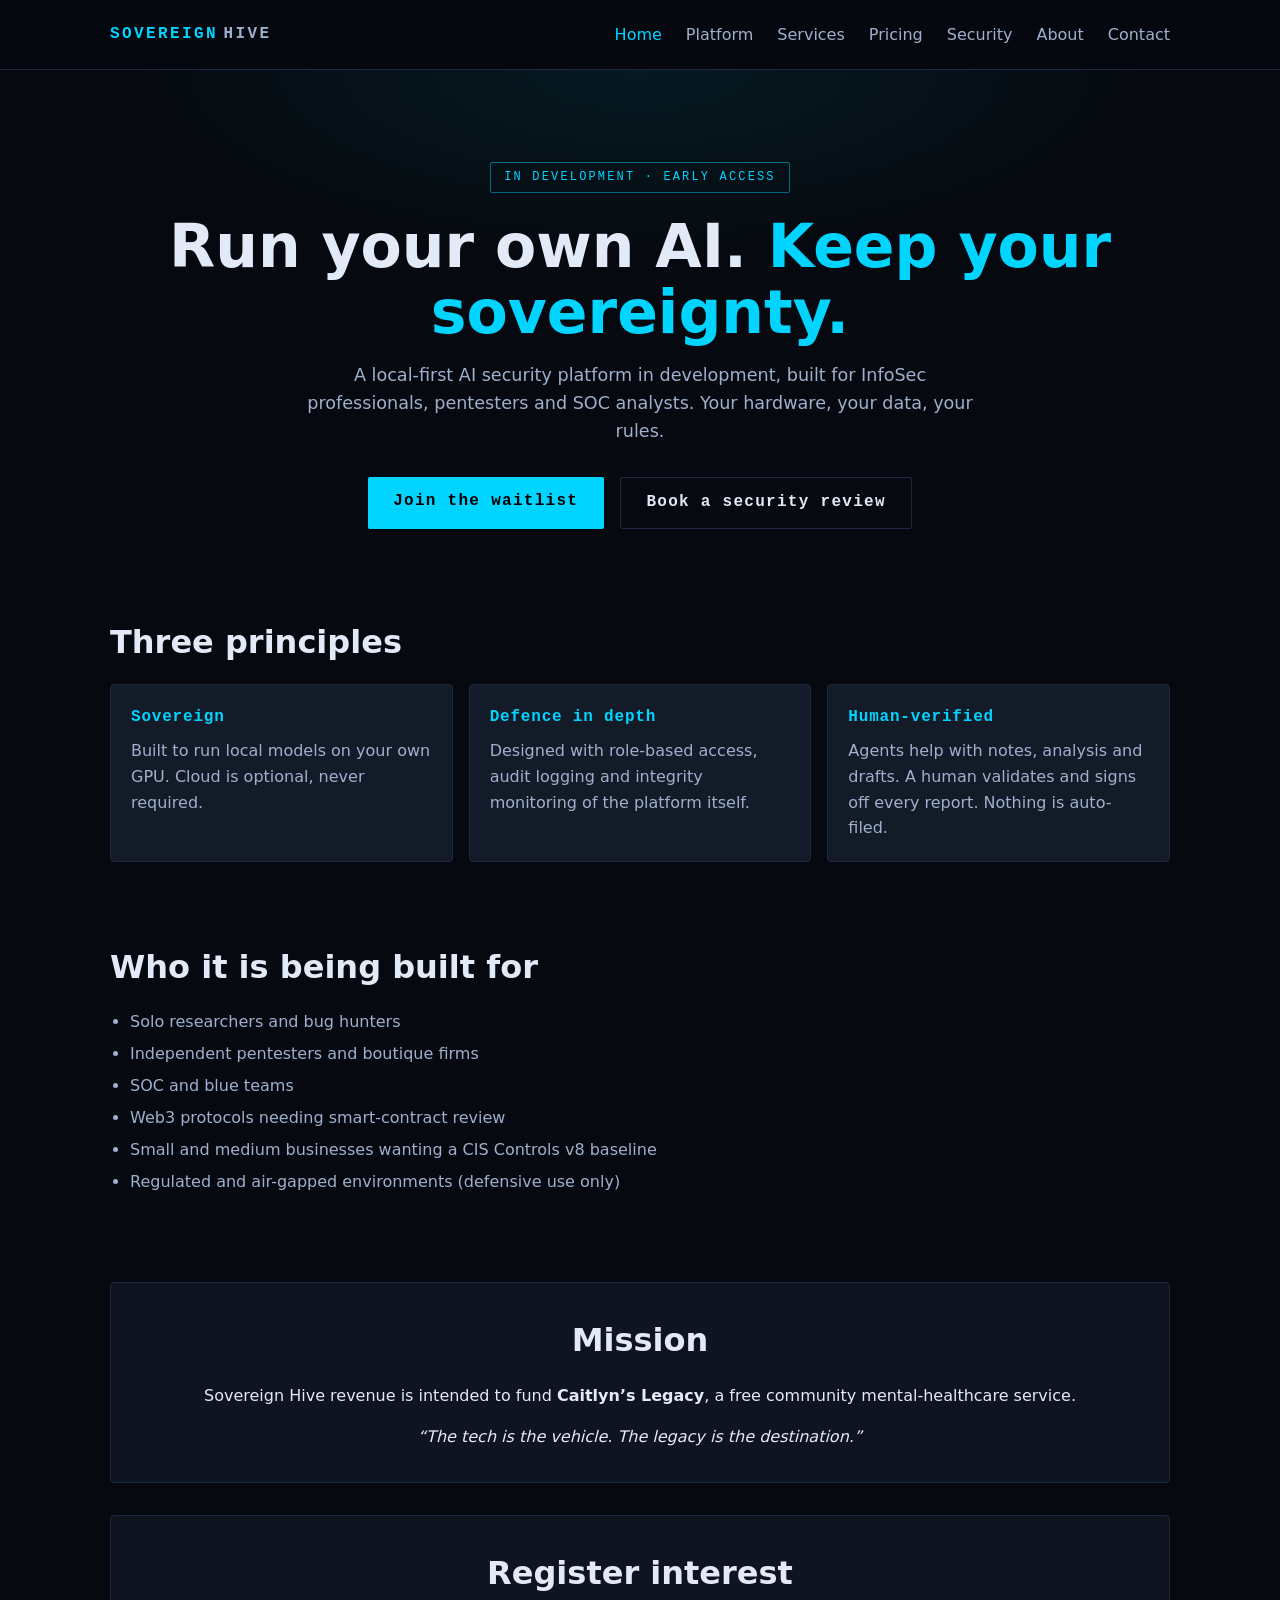
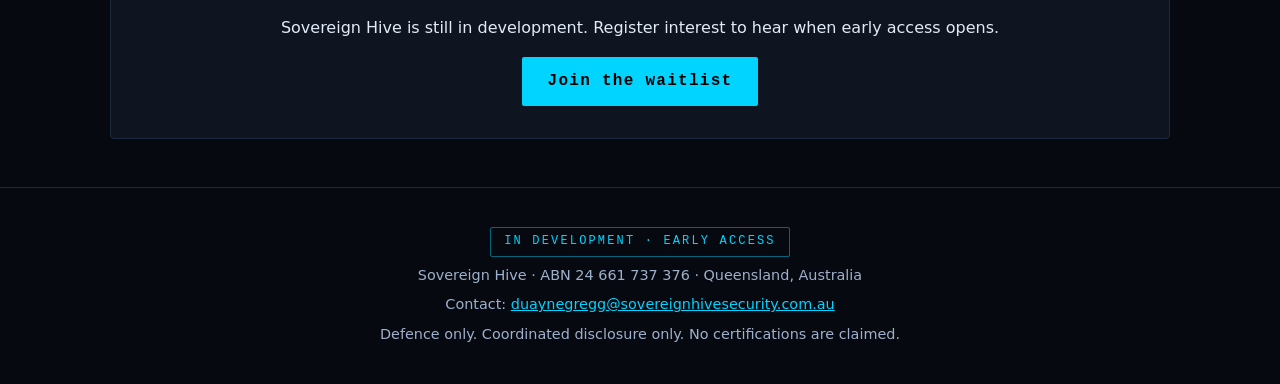
<file: index.html>
<!DOCTYPE html>
<html lang="en-AU">
<head>
<meta charset="utf-8">
<meta name="viewport" content="width=device-width, initial-scale=1">
<title>Local-first AI security platform | Sovereign Hive</title>
<meta name="description" content="Sovereign Hive is a local-first AI security platform in development, built for InfoSec professionals, pentesters and SOC analysts.">
<link rel="canonical" href="https://sovereignhivesecurity.com.au/">
<link rel="icon" href="/favicon.svg" type="image/svg+xml">
<link rel="stylesheet" href="/styles.css">
<meta name="theme-color" content="#060a10">
</head>
<body>
<a class="skip" href="#main">Skip to content</a>
<header class="site-header">
<nav aria-label="Primary">
<a class="brand" href="/">SOVEREIGN<span>HIVE</span></a>
<button class="menu-btn" type="button" aria-expanded="false" aria-controls="nav-list">Menu</button>
<ul id="nav-list" class="nav-list"><li><a href="/" aria-current="page">Home</a></li><li><a href="/platform.html">Platform</a></li><li><a href="/services.html">Services</a></li><li><a href="/pricing.html">Pricing</a></li><li><a href="/security.html">Security</a></li><li><a href="/about.html">About</a></li><li><a href="/contact.html">Contact</a></li></ul>
</nav>
</header>
<main id="main">

<section class="hero">
<p class="badge">In development &middot; early access</p>
<h1>Run your own AI. <span class="accent">Keep your sovereignty.</span></h1>
<p class="sub">A local-first AI security platform in development, built for InfoSec professionals, pentesters and SOC analysts. Your hardware, your data, your rules.</p>
<div class="actions"><a class="btn" href="/contact.html#waitlist">Join the waitlist</a><a class="btn ghost" href="/services.html">Book a security review</a></div>
</section>
<section><h2>Three principles</h2>
<div class="grid">
<article class="card"><h3>Sovereign</h3><p>Built to run local models on your own GPU. Cloud is optional, never required.</p></article>
<article class="card"><h3>Defence in depth</h3><p>Designed with role-based access, audit logging and integrity monitoring of the platform itself.</p></article>
<article class="card"><h3>Human-verified</h3><p>Agents help with notes, analysis and drafts. A human validates and signs off every report. Nothing is auto-filed.</p></article>
</div></section>
<section><h2>Who it is being built for</h2>
<ul class="list">
<li>Solo researchers and bug hunters</li><li>Independent pentesters and boutique firms</li><li>SOC and blue teams</li><li>Web3 protocols needing smart-contract review</li><li>Small and medium businesses wanting a CIS Controls v8 baseline</li><li>Regulated and air-gapped environments (defensive use only)</li>
</ul></section>
<section class="mission"><h2>Mission</h2><p>Sovereign Hive revenue is intended to fund <strong>Caitlyn&rsquo;s Legacy</strong>, a free community mental-healthcare service.</p><blockquote>&ldquo;The tech is the vehicle. The legacy is the destination.&rdquo;</blockquote></section>
<section class="cta"><h2>Register interest</h2><p>Sovereign Hive is still in development. Register interest to hear when early access opens.</p><a class="btn" href="/contact.html#waitlist">Join the waitlist</a></section>
</main>
<footer class="site-footer">
<p><span class="badge">In development &middot; early access</span></p>
<p>Sovereign Hive &middot; ABN 24 661 737 376 &middot; Queensland, Australia</p>
<p>Contact: <a href="mailto:duaynegregg@sovereignhivesecurity.com.au">duaynegregg@sovereignhivesecurity.com.au</a></p>
<p>Defence only. Coordinated disclosure only. No certifications are claimed.</p>
</footer>
<script src="/site.js" defer></script>
</body>
</html>
</file>
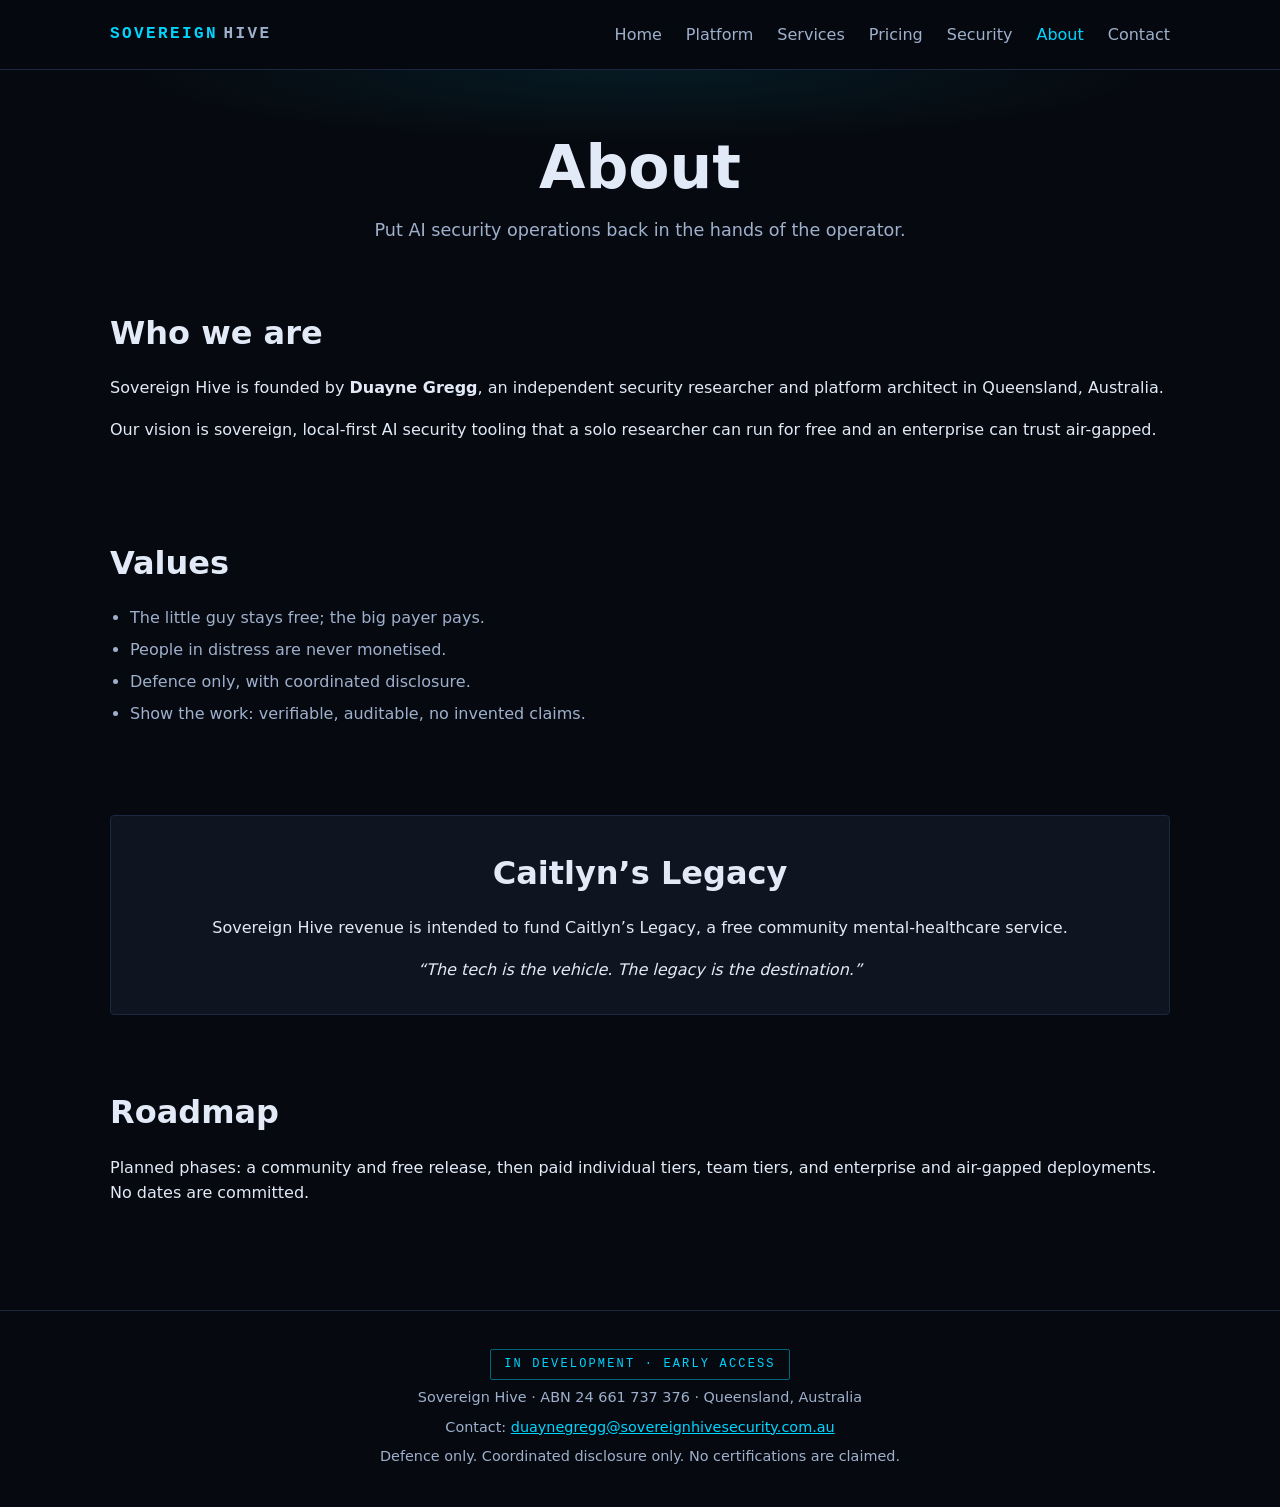
<file: about.html>
<!DOCTYPE html>
<html lang="en-AU">
<head>
<meta charset="utf-8">
<meta name="viewport" content="width=device-width, initial-scale=1">
<title>About | Sovereign Hive</title>
<meta name="description" content="About Sovereign Hive: an Australian, local-first AI security company and its mission.">
<link rel="canonical" href="https://sovereignhivesecurity.com.au/about.html">
<link rel="icon" href="/favicon.svg" type="image/svg+xml">
<link rel="stylesheet" href="/styles.css">
<meta name="theme-color" content="#060a10">
</head>
<body>
<a class="skip" href="#main">Skip to content</a>
<header class="site-header">
<nav aria-label="Primary">
<a class="brand" href="/">SOVEREIGN<span>HIVE</span></a>
<button class="menu-btn" type="button" aria-expanded="false" aria-controls="nav-list">Menu</button>
<ul id="nav-list" class="nav-list"><li><a href="/">Home</a></li><li><a href="/platform.html">Platform</a></li><li><a href="/services.html">Services</a></li><li><a href="/pricing.html">Pricing</a></li><li><a href="/security.html">Security</a></li><li><a href="/about.html" aria-current="page">About</a></li><li><a href="/contact.html">Contact</a></li></ul>
</nav>
</header>
<main id="main">

<section class="hero small"><h1>About</h1><p class="sub">Put AI security operations back in the hands of the operator.</p></section>
<section><h2>Who we are</h2><p>Sovereign Hive is founded by <strong>Duayne Gregg</strong>, an independent security researcher and platform architect in Queensland, Australia.</p>
<p>Our vision is sovereign, local-first AI security tooling that a solo researcher can run for free and an enterprise can trust air-gapped.</p></section>
<section><h2>Values</h2><ul class="list"><li>The little guy stays free; the big payer pays.</li><li>People in distress are never monetised.</li><li>Defence only, with coordinated disclosure.</li><li>Show the work: verifiable, auditable, no invented claims.</li></ul></section>
<section class="mission"><h2>Caitlyn&rsquo;s Legacy</h2><p>Sovereign Hive revenue is intended to fund Caitlyn&rsquo;s Legacy, a free community mental-healthcare service.</p><blockquote>&ldquo;The tech is the vehicle. The legacy is the destination.&rdquo;</blockquote></section>
<section><h2>Roadmap</h2><p>Planned phases: a community and free release, then paid individual tiers, team tiers, and enterprise and air-gapped deployments. No dates are committed.</p></section>
</main>
<footer class="site-footer">
<p><span class="badge">In development &middot; early access</span></p>
<p>Sovereign Hive &middot; ABN 24 661 737 376 &middot; Queensland, Australia</p>
<p>Contact: <a href="mailto:duaynegregg@sovereignhivesecurity.com.au">duaynegregg@sovereignhivesecurity.com.au</a></p>
<p>Defence only. Coordinated disclosure only. No certifications are claimed.</p>
</footer>
<script src="/site.js" defer></script>
</body>
</html>
</file>
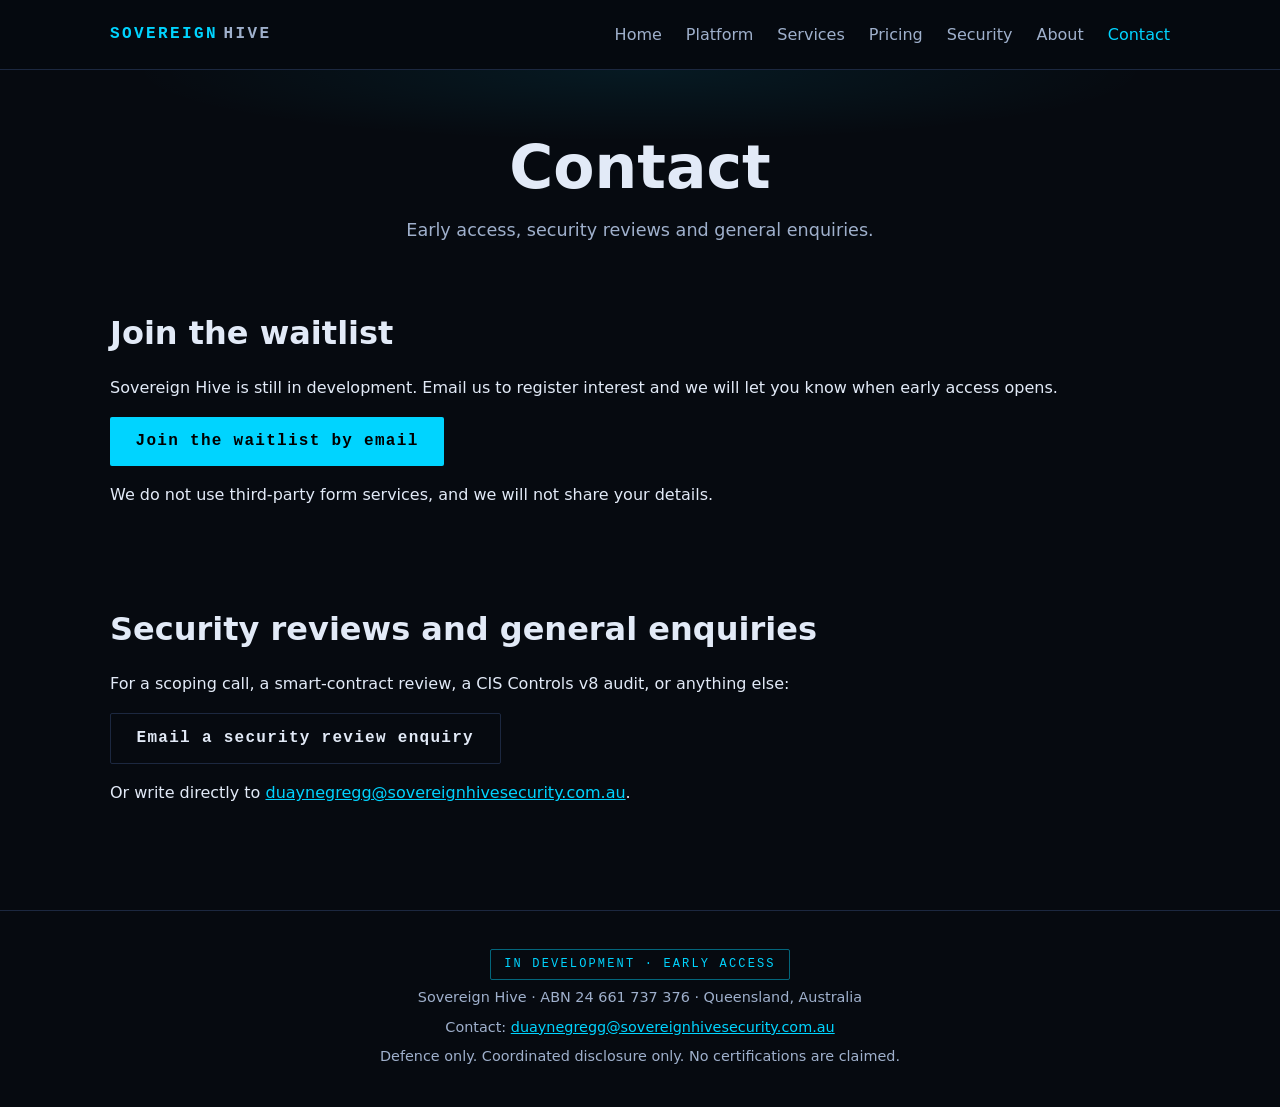
<file: contact.html>
<!DOCTYPE html>
<html lang="en-AU">
<head>
<meta charset="utf-8">
<meta name="viewport" content="width=device-width, initial-scale=1">
<title>Contact | Sovereign Hive</title>
<meta name="description" content="Contact Sovereign Hive and register interest in early access.">
<link rel="canonical" href="https://sovereignhivesecurity.com.au/contact.html">
<link rel="icon" href="/favicon.svg" type="image/svg+xml">
<link rel="stylesheet" href="/styles.css">
<meta name="theme-color" content="#060a10">
</head>
<body>
<a class="skip" href="#main">Skip to content</a>
<header class="site-header">
<nav aria-label="Primary">
<a class="brand" href="/">SOVEREIGN<span>HIVE</span></a>
<button class="menu-btn" type="button" aria-expanded="false" aria-controls="nav-list">Menu</button>
<ul id="nav-list" class="nav-list"><li><a href="/">Home</a></li><li><a href="/platform.html">Platform</a></li><li><a href="/services.html">Services</a></li><li><a href="/pricing.html">Pricing</a></li><li><a href="/security.html">Security</a></li><li><a href="/about.html">About</a></li><li><a href="/contact.html" aria-current="page">Contact</a></li></ul>
</nav>
</header>
<main id="main">

<section class="hero small"><h1>Contact</h1><p class="sub">Early access, security reviews and general enquiries.</p></section>
<section id="waitlist"><h2>Join the waitlist</h2>
<p>Sovereign Hive is still in development. Email us to register interest and we will let you know when early access opens.</p>
<p><a class="btn" href="mailto:duaynegregg@sovereignhivesecurity.com.au?subject=Early%20access%20waitlist">Join the waitlist by email</a></p>
<p>We do not use third-party form services, and we will not share your details.</p></section>
<section id="general"><h2>Security reviews and general enquiries</h2>
<p>For a scoping call, a smart-contract review, a CIS Controls v8 audit, or anything else:</p>
<p><a class="btn ghost" href="mailto:duaynegregg@sovereignhivesecurity.com.au?subject=Security%20review%20enquiry">Email a security review enquiry</a></p>
<p>Or write directly to <a href="mailto:duaynegregg@sovereignhivesecurity.com.au">duaynegregg@sovereignhivesecurity.com.au</a>.</p></section>
</main>
<footer class="site-footer">
<p><span class="badge">In development &middot; early access</span></p>
<p>Sovereign Hive &middot; ABN 24 661 737 376 &middot; Queensland, Australia</p>
<p>Contact: <a href="mailto:duaynegregg@sovereignhivesecurity.com.au">duaynegregg@sovereignhivesecurity.com.au</a></p>
<p>Defence only. Coordinated disclosure only. No certifications are claimed.</p>
</footer>
<script src="/site.js" defer></script>
</body>
</html>
</file>
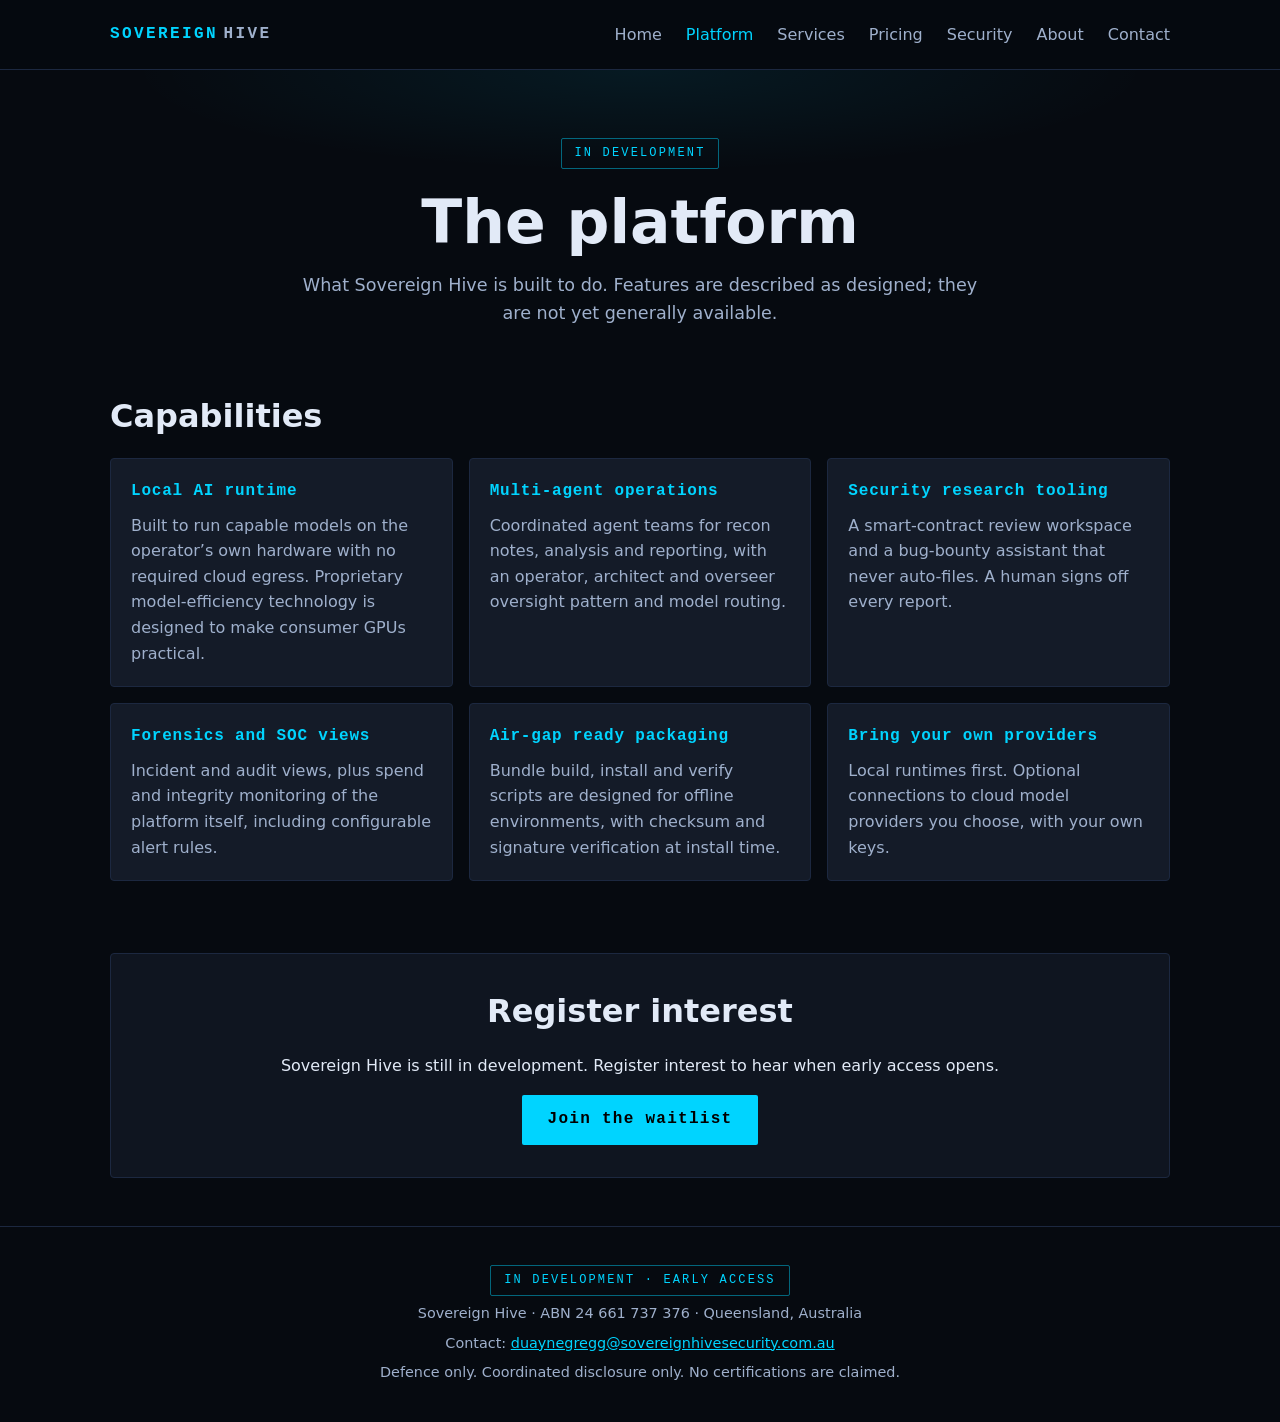
<file: platform.html>
<!DOCTYPE html>
<html lang="en-AU">
<head>
<meta charset="utf-8">
<meta name="viewport" content="width=device-width, initial-scale=1">
<title>Platform | Sovereign Hive</title>
<meta name="description" content="What the Sovereign Hive platform is being built to do: local AI runtime, multi-agent operations, research tooling and SOC views.">
<link rel="canonical" href="https://sovereignhivesecurity.com.au/platform.html">
<link rel="icon" href="/favicon.svg" type="image/svg+xml">
<link rel="stylesheet" href="/styles.css">
<meta name="theme-color" content="#060a10">
</head>
<body>
<a class="skip" href="#main">Skip to content</a>
<header class="site-header">
<nav aria-label="Primary">
<a class="brand" href="/">SOVEREIGN<span>HIVE</span></a>
<button class="menu-btn" type="button" aria-expanded="false" aria-controls="nav-list">Menu</button>
<ul id="nav-list" class="nav-list"><li><a href="/">Home</a></li><li><a href="/platform.html" aria-current="page">Platform</a></li><li><a href="/services.html">Services</a></li><li><a href="/pricing.html">Pricing</a></li><li><a href="/security.html">Security</a></li><li><a href="/about.html">About</a></li><li><a href="/contact.html">Contact</a></li></ul>
</nav>
</header>
<main id="main">

<section class="hero small"><p class="badge">In development</p><h1>The platform</h1><p class="sub">What Sovereign Hive is built to do. Features are described as designed; they are not yet generally available.</p></section>
<section><h2>Capabilities</h2><div class="grid">
<article class="card"><h3>Local AI runtime</h3><p>Built to run capable models on the operator&rsquo;s own hardware with no required cloud egress. Proprietary model-efficiency technology is designed to make consumer GPUs practical.</p></article>
<article class="card"><h3>Multi-agent operations</h3><p>Coordinated agent teams for recon notes, analysis and reporting, with an operator, architect and overseer oversight pattern and model routing.</p></article>
<article class="card"><h3>Security research tooling</h3><p>A smart-contract review workspace and a bug-bounty assistant that never auto-files. A human signs off every report.</p></article>
<article class="card"><h3>Forensics and SOC views</h3><p>Incident and audit views, plus spend and integrity monitoring of the platform itself, including configurable alert rules.</p></article>
<article class="card"><h3>Air-gap ready packaging</h3><p>Bundle build, install and verify scripts are designed for offline environments, with checksum and signature verification at install time.</p></article>
<article class="card"><h3>Bring your own providers</h3><p>Local runtimes first. Optional connections to cloud model providers you choose, with your own keys.</p></article>
</div></section>
<section class="cta"><h2>Register interest</h2><p>Sovereign Hive is still in development. Register interest to hear when early access opens.</p><a class="btn" href="/contact.html#waitlist">Join the waitlist</a></section>
</main>
<footer class="site-footer">
<p><span class="badge">In development &middot; early access</span></p>
<p>Sovereign Hive &middot; ABN 24 661 737 376 &middot; Queensland, Australia</p>
<p>Contact: <a href="mailto:duaynegregg@sovereignhivesecurity.com.au">duaynegregg@sovereignhivesecurity.com.au</a></p>
<p>Defence only. Coordinated disclosure only. No certifications are claimed.</p>
</footer>
<script src="/site.js" defer></script>
</body>
</html>
</file>
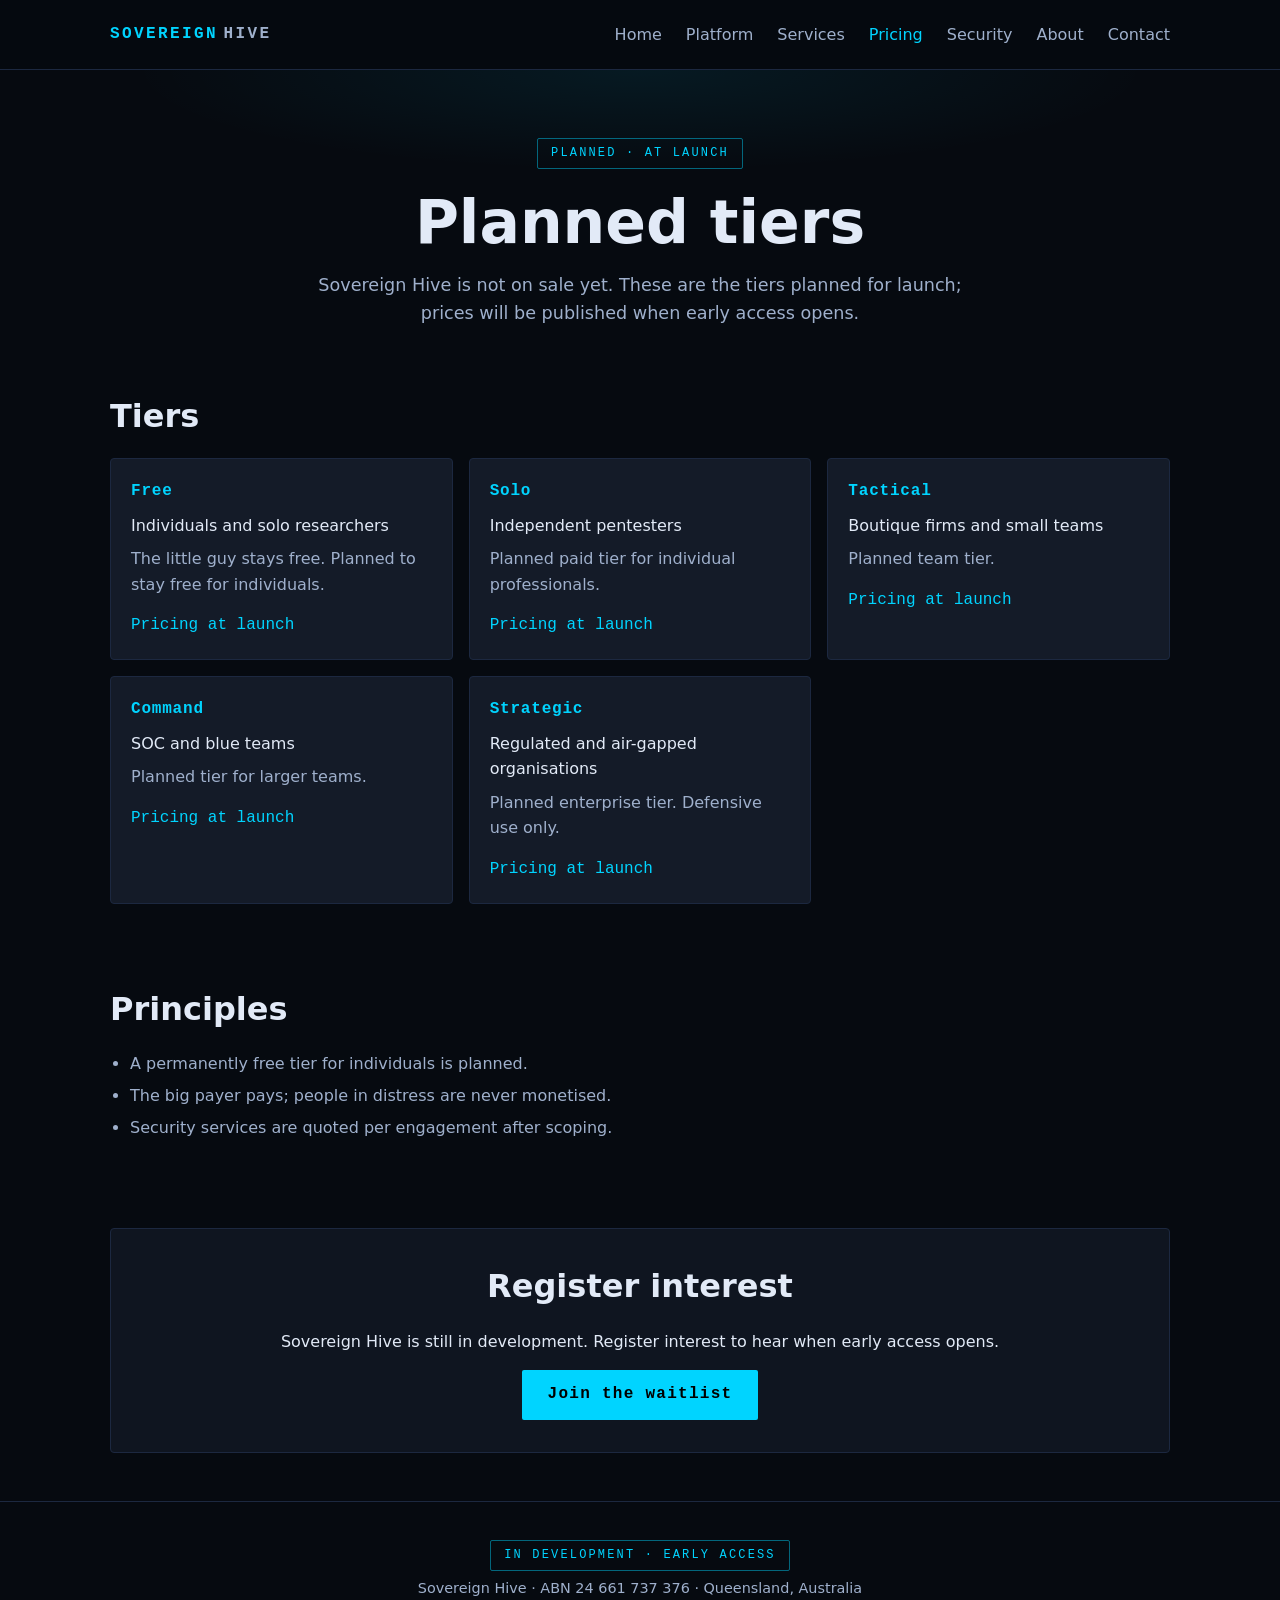
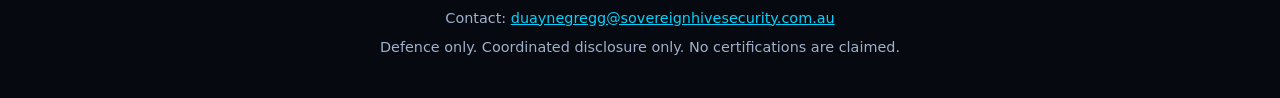
<file: pricing.html>
<!DOCTYPE html>
<html lang="en-AU">
<head>
<meta charset="utf-8">
<meta name="viewport" content="width=device-width, initial-scale=1">
<title>Planned pricing | Sovereign Hive</title>
<meta name="description" content="Planned Sovereign Hive tiers. Pricing will be announced at launch.">
<link rel="canonical" href="https://sovereignhivesecurity.com.au/pricing.html">
<link rel="icon" href="/favicon.svg" type="image/svg+xml">
<link rel="stylesheet" href="/styles.css">
<meta name="theme-color" content="#060a10">
</head>
<body>
<a class="skip" href="#main">Skip to content</a>
<header class="site-header">
<nav aria-label="Primary">
<a class="brand" href="/">SOVEREIGN<span>HIVE</span></a>
<button class="menu-btn" type="button" aria-expanded="false" aria-controls="nav-list">Menu</button>
<ul id="nav-list" class="nav-list"><li><a href="/">Home</a></li><li><a href="/platform.html">Platform</a></li><li><a href="/services.html">Services</a></li><li><a href="/pricing.html" aria-current="page">Pricing</a></li><li><a href="/security.html">Security</a></li><li><a href="/about.html">About</a></li><li><a href="/contact.html">Contact</a></li></ul>
</nav>
</header>
<main id="main">

<section class="hero small"><p class="badge">Planned &middot; at launch</p><h1>Planned tiers</h1><p class="sub">Sovereign Hive is not on sale yet. These are the tiers planned for launch; prices will be published when early access opens.</p></section>
<section><h2>Tiers</h2><div class="grid"><article class="card tier"><h3>Free</h3><p class="who">Individuals and solo researchers</p><p>The little guy stays free. Planned to stay free for individuals.</p><p class="price">Pricing at launch</p></article><article class="card tier"><h3>Solo</h3><p class="who">Independent pentesters</p><p>Planned paid tier for individual professionals.</p><p class="price">Pricing at launch</p></article><article class="card tier"><h3>Tactical</h3><p class="who">Boutique firms and small teams</p><p>Planned team tier.</p><p class="price">Pricing at launch</p></article><article class="card tier"><h3>Command</h3><p class="who">SOC and blue teams</p><p>Planned tier for larger teams.</p><p class="price">Pricing at launch</p></article><article class="card tier"><h3>Strategic</h3><p class="who">Regulated and air-gapped organisations</p><p>Planned enterprise tier. Defensive use only.</p><p class="price">Pricing at launch</p></article></div></section>
<section><h2>Principles</h2><ul class="list"><li>A permanently free tier for individuals is planned.</li><li>The big payer pays; people in distress are never monetised.</li><li>Security services are quoted per engagement after scoping.</li></ul></section>
<section class="cta"><h2>Register interest</h2><p>Sovereign Hive is still in development. Register interest to hear when early access opens.</p><a class="btn" href="/contact.html#waitlist">Join the waitlist</a></section>
</main>
<footer class="site-footer">
<p><span class="badge">In development &middot; early access</span></p>
<p>Sovereign Hive &middot; ABN 24 661 737 376 &middot; Queensland, Australia</p>
<p>Contact: <a href="mailto:duaynegregg@sovereignhivesecurity.com.au">duaynegregg@sovereignhivesecurity.com.au</a></p>
<p>Defence only. Coordinated disclosure only. No certifications are claimed.</p>
</footer>
<script src="/site.js" defer></script>
</body>
</html>
</file>
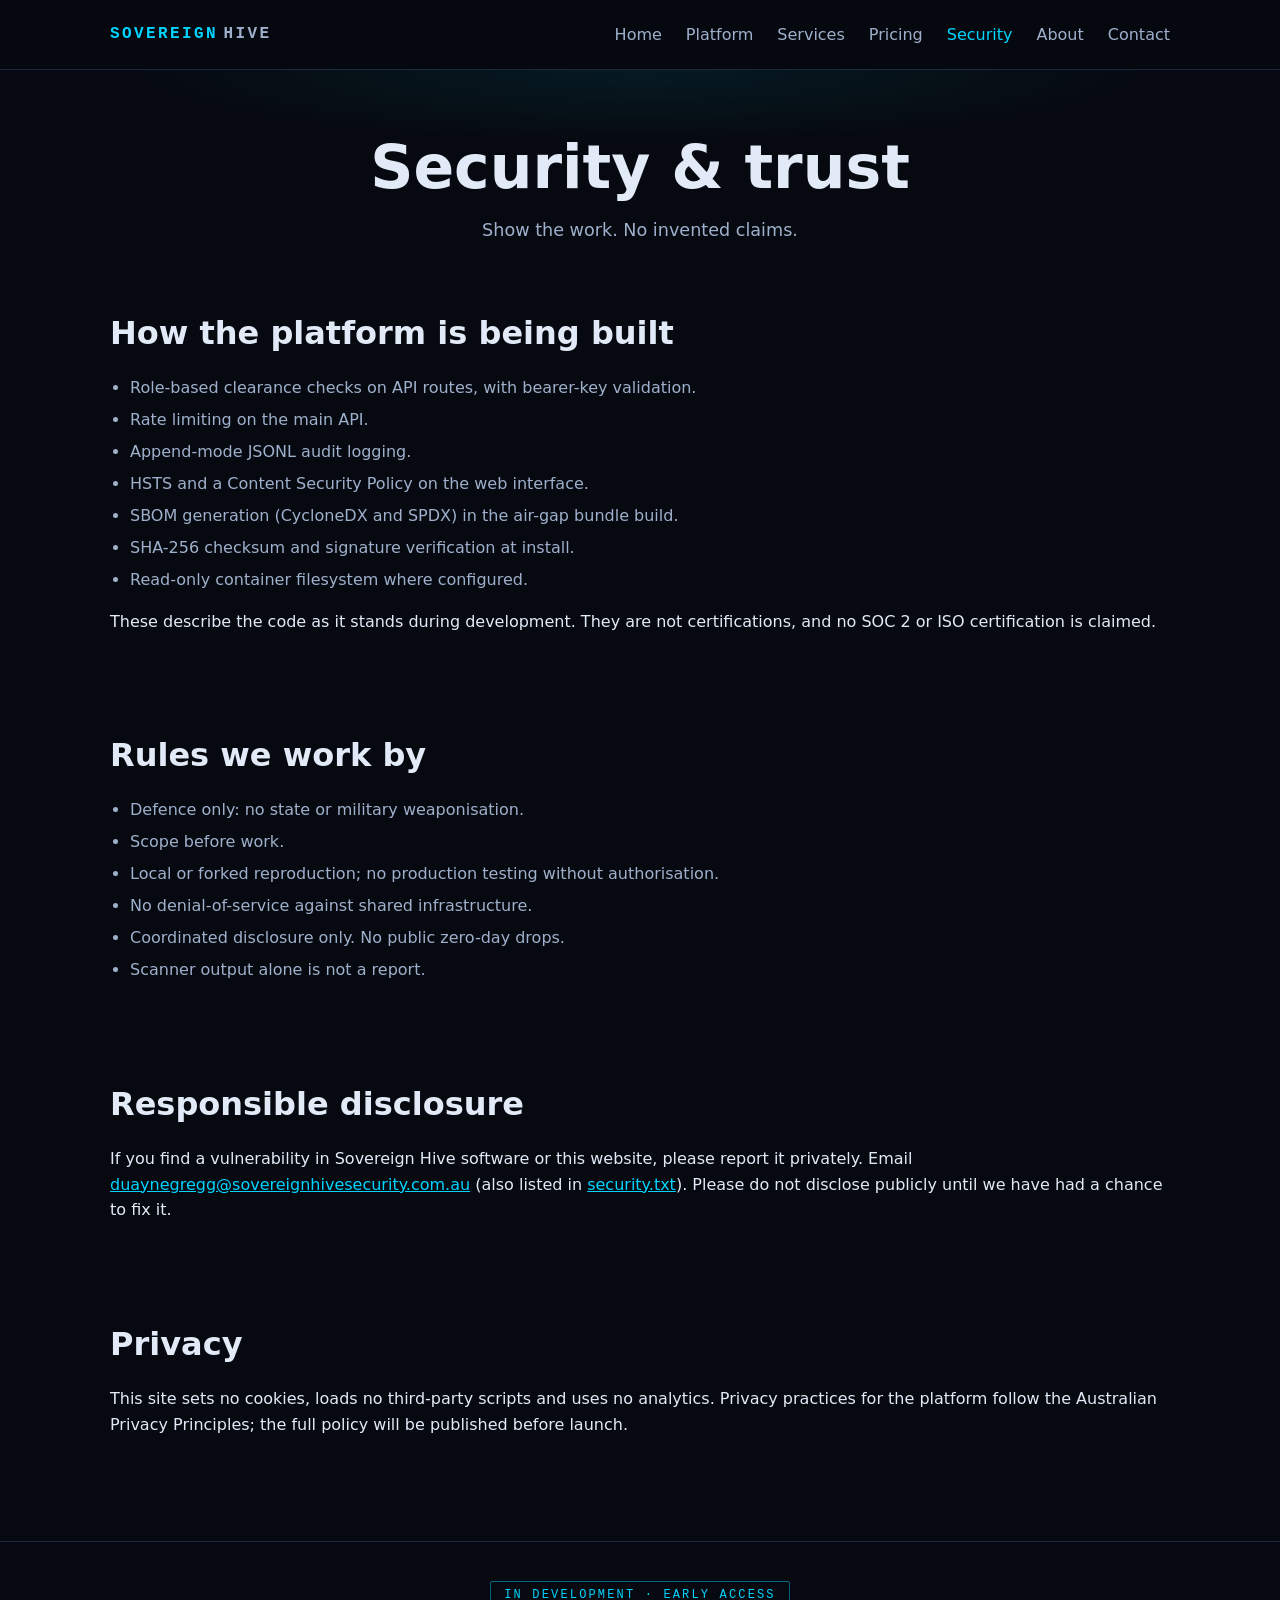
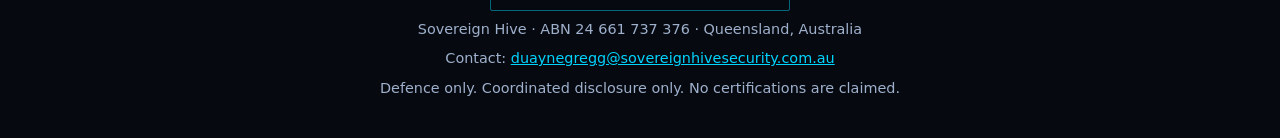
<file: security.html>
<!DOCTYPE html>
<html lang="en-AU">
<head>
<meta charset="utf-8">
<meta name="viewport" content="width=device-width, initial-scale=1">
<title>Security and trust | Sovereign Hive</title>
<meta name="description" content="How Sovereign Hive approaches security, privacy and responsible disclosure.">
<link rel="canonical" href="https://sovereignhivesecurity.com.au/security.html">
<link rel="icon" href="/favicon.svg" type="image/svg+xml">
<link rel="stylesheet" href="/styles.css">
<meta name="theme-color" content="#060a10">
</head>
<body>
<a class="skip" href="#main">Skip to content</a>
<header class="site-header">
<nav aria-label="Primary">
<a class="brand" href="/">SOVEREIGN<span>HIVE</span></a>
<button class="menu-btn" type="button" aria-expanded="false" aria-controls="nav-list">Menu</button>
<ul id="nav-list" class="nav-list"><li><a href="/">Home</a></li><li><a href="/platform.html">Platform</a></li><li><a href="/services.html">Services</a></li><li><a href="/pricing.html">Pricing</a></li><li><a href="/security.html" aria-current="page">Security</a></li><li><a href="/about.html">About</a></li><li><a href="/contact.html">Contact</a></li></ul>
</nav>
</header>
<main id="main">

<section class="hero small"><h1>Security &amp; trust</h1><p class="sub">Show the work. No invented claims.</p></section>
<section><h2>How the platform is being built</h2><ul class="list">
<li>Role-based clearance checks on API routes, with bearer-key validation.</li>
<li>Rate limiting on the main API.</li>
<li>Append-mode JSONL audit logging.</li>
<li>HSTS and a Content Security Policy on the web interface.</li>
<li>SBOM generation (CycloneDX and SPDX) in the air-gap bundle build.</li>
<li>SHA-256 checksum and signature verification at install.</li>
<li>Read-only container filesystem where configured.</li>
</ul><p>These describe the code as it stands during development. They are not certifications, and no SOC 2 or ISO certification is claimed.</p></section>
<section><h2>Rules we work by</h2><ul class="list">
<li>Defence only: no state or military weaponisation.</li><li>Scope before work.</li><li>Local or forked reproduction; no production testing without authorisation.</li><li>No denial-of-service against shared infrastructure.</li><li>Coordinated disclosure only. No public zero-day drops.</li><li>Scanner output alone is not a report.</li></ul></section>
<section id="disclosure"><h2>Responsible disclosure</h2><p>If you find a vulnerability in Sovereign Hive software or this website, please report it privately. Email <a href="mailto:duaynegregg@sovereignhivesecurity.com.au?subject=Security%20report">duaynegregg@sovereignhivesecurity.com.au</a> (also listed in <a href="/.well-known/security.txt">security.txt</a>). Please do not disclose publicly until we have had a chance to fix it.</p></section>
<section><h2>Privacy</h2><p>This site sets no cookies, loads no third-party scripts and uses no analytics. Privacy practices for the platform follow the Australian Privacy Principles; the full policy will be published before launch.</p></section>
</main>
<footer class="site-footer">
<p><span class="badge">In development &middot; early access</span></p>
<p>Sovereign Hive &middot; ABN 24 661 737 376 &middot; Queensland, Australia</p>
<p>Contact: <a href="mailto:duaynegregg@sovereignhivesecurity.com.au">duaynegregg@sovereignhivesecurity.com.au</a></p>
<p>Defence only. Coordinated disclosure only. No certifications are claimed.</p>
</footer>
<script src="/site.js" defer></script>
</body>
</html>
</file>
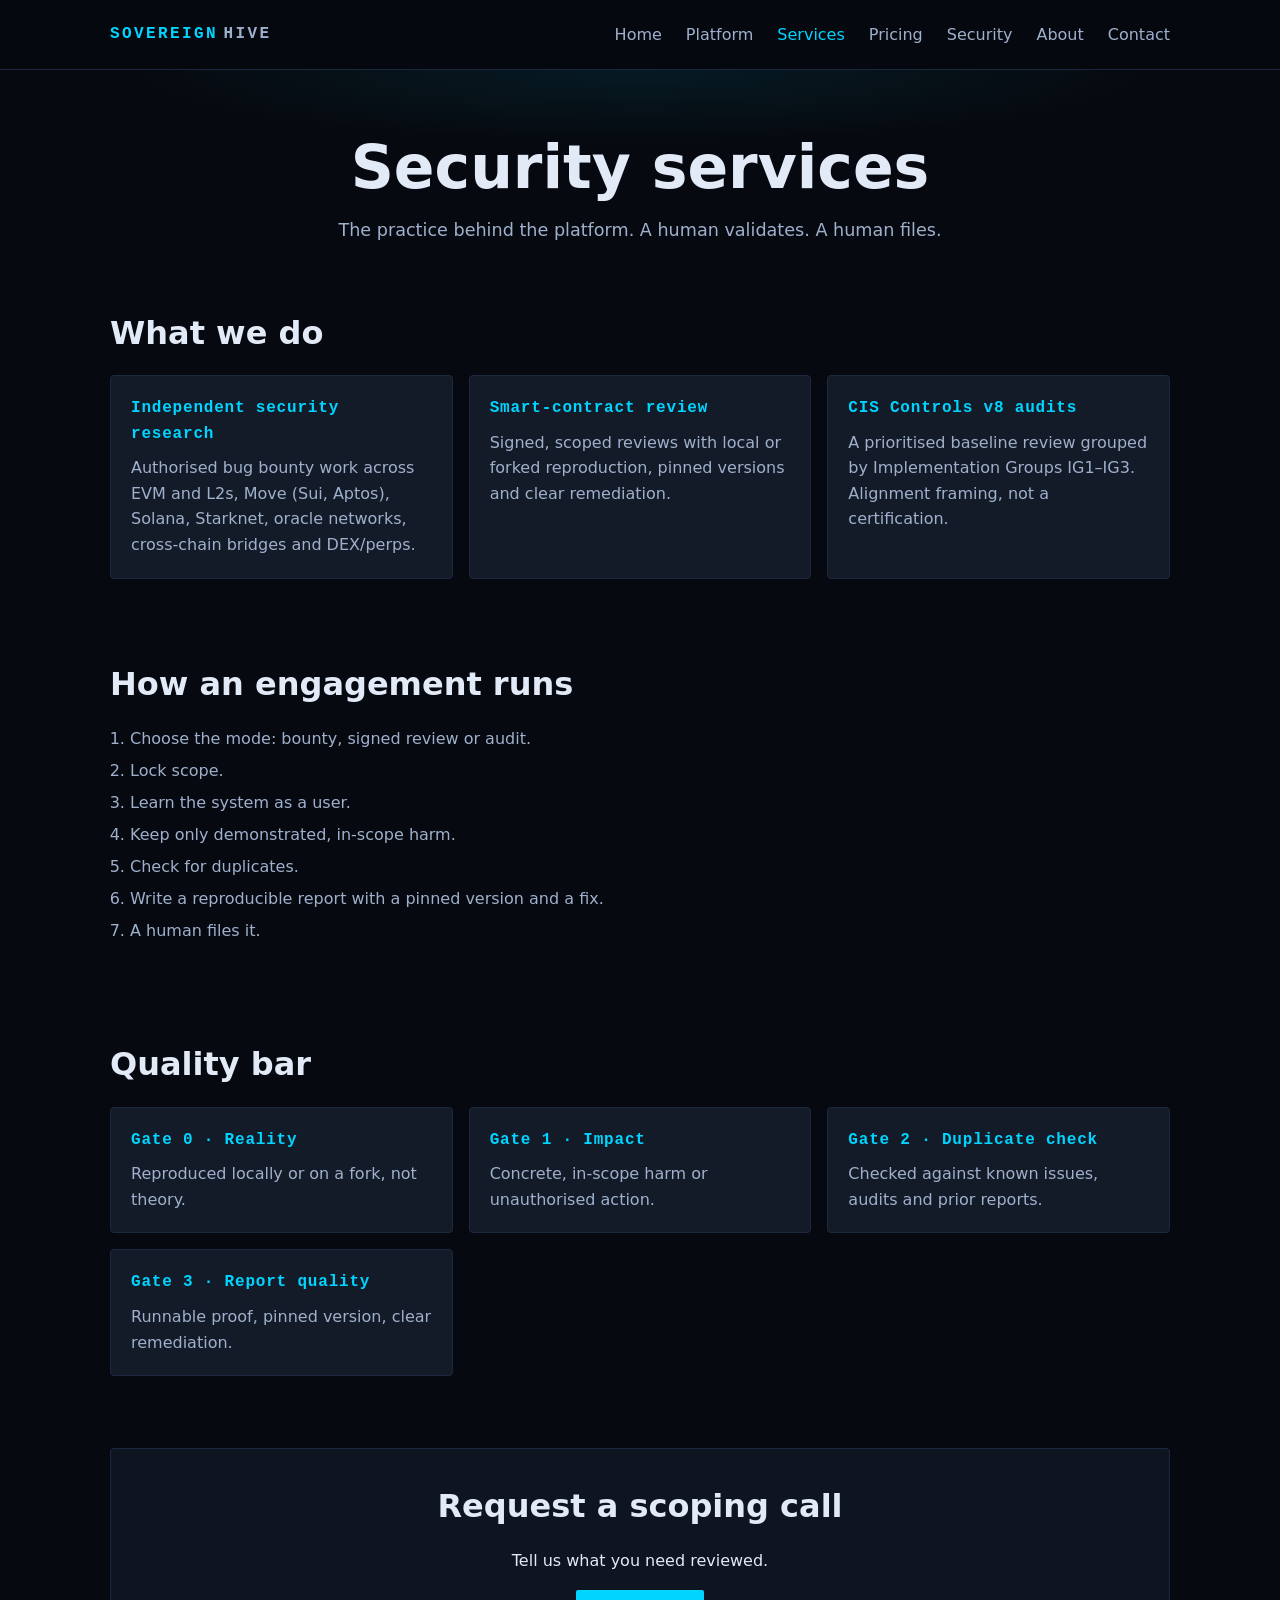
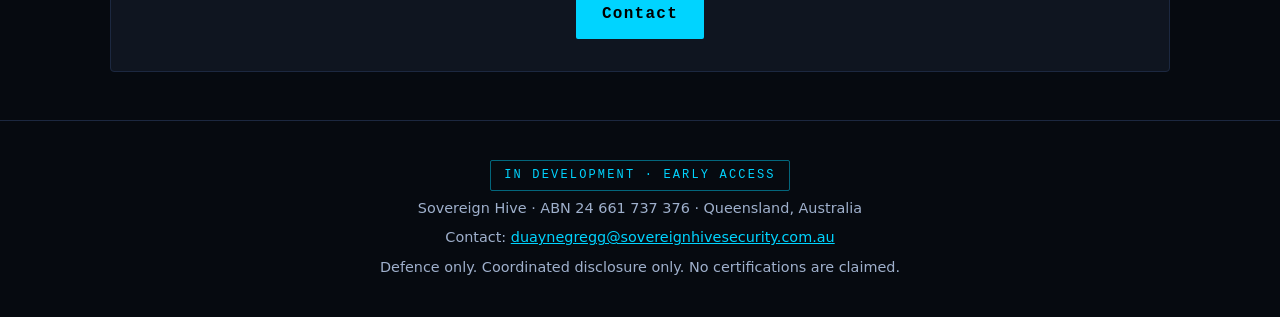
<file: services.html>
<!DOCTYPE html>
<html lang="en-AU">
<head>
<meta charset="utf-8">
<meta name="viewport" content="width=device-width, initial-scale=1">
<title>Security services | Sovereign Hive</title>
<meta name="description" content="Authorised bug bounty research, smart-contract review and CIS Controls v8 aligned audits. Defence only, human-validated.">
<link rel="canonical" href="https://sovereignhivesecurity.com.au/services.html">
<link rel="icon" href="/favicon.svg" type="image/svg+xml">
<link rel="stylesheet" href="/styles.css">
<meta name="theme-color" content="#060a10">
</head>
<body>
<a class="skip" href="#main">Skip to content</a>
<header class="site-header">
<nav aria-label="Primary">
<a class="brand" href="/">SOVEREIGN<span>HIVE</span></a>
<button class="menu-btn" type="button" aria-expanded="false" aria-controls="nav-list">Menu</button>
<ul id="nav-list" class="nav-list"><li><a href="/">Home</a></li><li><a href="/platform.html">Platform</a></li><li><a href="/services.html" aria-current="page">Services</a></li><li><a href="/pricing.html">Pricing</a></li><li><a href="/security.html">Security</a></li><li><a href="/about.html">About</a></li><li><a href="/contact.html">Contact</a></li></ul>
</nav>
</header>
<main id="main">

<section class="hero small"><h1>Security services</h1><p class="sub">The practice behind the platform. A human validates. A human files.</p></section>
<section><h2>What we do</h2><div class="grid">
<article class="card"><h3>Independent security research</h3><p>Authorised bug bounty work across EVM and L2s, Move (Sui, Aptos), Solana, Starknet, oracle networks, cross-chain bridges and DEX/perps.</p></article>
<article class="card"><h3>Smart-contract review</h3><p>Signed, scoped reviews with local or forked reproduction, pinned versions and clear remediation.</p></article>
<article class="card"><h3>CIS Controls v8 audits</h3><p>A prioritised baseline review grouped by Implementation Groups IG1&ndash;IG3. Alignment framing, not a certification.</p></article>
</div></section>
<section><h2>How an engagement runs</h2>
<ol class="steps"><li>Choose the mode: bounty, signed review or audit.</li><li>Lock scope.</li><li>Learn the system as a user.</li><li>Keep only demonstrated, in-scope harm.</li><li>Check for duplicates.</li><li>Write a reproducible report with a pinned version and a fix.</li><li>A human files it.</li></ol></section>
<section><h2>Quality bar</h2><div class="grid">
<article class="card"><h3>Gate 0 &middot; Reality</h3><p>Reproduced locally or on a fork, not theory.</p></article>
<article class="card"><h3>Gate 1 &middot; Impact</h3><p>Concrete, in-scope harm or unauthorised action.</p></article>
<article class="card"><h3>Gate 2 &middot; Duplicate check</h3><p>Checked against known issues, audits and prior reports.</p></article>
<article class="card"><h3>Gate 3 &middot; Report quality</h3><p>Runnable proof, pinned version, clear remediation.</p></article>
</div></section>
<section class="cta"><h2>Request a scoping call</h2><p>Tell us what you need reviewed.</p><a class="btn" href="/contact.html">Contact</a></section>
</main>
<footer class="site-footer">
<p><span class="badge">In development &middot; early access</span></p>
<p>Sovereign Hive &middot; ABN 24 661 737 376 &middot; Queensland, Australia</p>
<p>Contact: <a href="mailto:duaynegregg@sovereignhivesecurity.com.au">duaynegregg@sovereignhivesecurity.com.au</a></p>
<p>Defence only. Coordinated disclosure only. No certifications are claimed.</p>
</footer>
<script src="/site.js" defer></script>
</body>
</html>
</file>
<file: styles.css>
:root{--bg:#060a10;--panel:#0f1520;--card:#141b28;--cyan:#00d4ff;--text:#e2eaf7;--muted:#9fb0cc;--border:#1c2840;--mono:ui-monospace,"Cascadia Mono","Consolas","Courier New",monospace;--sans:system-ui,-apple-system,"Segoe UI",Roboto,sans-serif}
*,*::before,*::after{box-sizing:border-box}
html{scroll-behavior:smooth}
body{margin:0;background:var(--bg);color:var(--text);font-family:var(--sans);line-height:1.6}
a{color:var(--cyan)}
a:focus-visible,button:focus-visible{outline:3px solid var(--cyan);outline-offset:3px}
.skip{position:absolute;left:-9999px;top:0;background:var(--cyan);color:#000;padding:.5rem 1rem;z-index:1000}
.skip:focus{left:1rem}
.site-header{position:sticky;top:0;z-index:100;background:rgba(6,10,16,.95);border-bottom:1px solid var(--border)}
nav{max-width:1100px;margin:0 auto;padding:.75rem 1.25rem;display:flex;flex-wrap:wrap;align-items:center;justify-content:space-between}
.brand{font-family:var(--mono);font-weight:700;letter-spacing:.15em;text-decoration:none;color:var(--cyan)}
.brand span{color:var(--muted);margin-left:.35em}
.menu-btn{background:none;border:1px solid var(--border);color:var(--text);font:inherit;padding:.35rem .8rem;border-radius:2px;cursor:pointer}
.nav-list{list-style:none;margin:0;padding:0;width:100%;display:none;flex-direction:column}
.nav-list.open{display:flex}
.nav-list a{display:block;padding:.6rem 0;color:var(--muted);text-decoration:none}
.nav-list a:hover,.nav-list a[aria-current=page]{color:var(--cyan)}
.no-js .nav-list{display:flex}
main{max-width:1100px;margin:0 auto;padding:0 1.25rem}
section{padding:2.5rem 0}
h1{font-size:clamp(2rem,6vw,3.75rem);line-height:1.1;margin:.5rem 0}
h2{font-size:clamp(1.4rem,3vw,2rem);margin:0 0 1rem}
h3{margin:0 0 .5rem;color:var(--cyan);font-family:var(--mono);font-size:1rem;letter-spacing:.05em}
.hero{text-align:center;padding:5rem 0 3rem;background-color:var(--bg);background-image:radial-gradient(ellipse 80% 60% at 50% 0%,rgba(0,212,255,.08),transparent 60%)}
.hero.small{padding:3.5rem 0 1.5rem}
.accent{color:var(--cyan)}
.sub{color:var(--muted);max-width:680px;margin:1rem auto 0;font-size:1.1rem}
.badge{display:inline-block;border:1px solid rgba(0,212,255,.45);color:var(--cyan);font-family:var(--mono);font-size:.75rem;letter-spacing:.18em;text-transform:uppercase;padding:.3rem .8rem;border-radius:2px}
.actions{margin-top:2rem;display:flex;gap:1rem;flex-wrap:wrap;justify-content:center}
.btn{display:inline-block;background:var(--cyan);color:#000;font-family:var(--mono);font-weight:700;letter-spacing:.08em;padding:.75rem 1.6rem;border-radius:2px;text-decoration:none}
.btn:hover{background:#5ee3ff}
.btn.ghost{background:transparent;color:var(--text);border:1px solid var(--border)}
.btn.ghost:hover{border-color:var(--cyan);color:var(--cyan)}
.grid{display:grid;gap:1rem;grid-template-columns:1fr}
.card{background:var(--card);border:1px solid var(--border);border-radius:4px;padding:1.25rem}
.card p{margin:0;color:var(--muted)}
.tier .who{color:var(--text);margin-bottom:.5rem}
.tier .price{margin-top:1rem;font-family:var(--mono);color:var(--cyan)}
.list,.steps{color:var(--muted);padding-left:1.25rem}
.list li,.steps li{margin:.4rem 0}
.mission,.cta{background:var(--panel);border:1px solid var(--border);border-radius:4px;padding:2rem 1.5rem;text-align:center;margin:2rem 0}
blockquote{margin:1rem 0 0;font-style:italic;color:var(--text)}
.site-footer{border-top:1px solid var(--border);margin-top:3rem;padding:2rem 1.25rem;text-align:center;color:var(--muted);font-size:.9rem}
.site-footer p{margin:.4rem 0}
@media(min-width:720px){.grid{grid-template-columns:repeat(2,1fr)}}
@media(min-width:960px){.menu-btn{display:none}.nav-list{display:flex;flex-direction:row;width:auto;gap:1.5rem}.grid{grid-template-columns:repeat(3,1fr)}}
@media(prefers-reduced-motion:reduce){html{scroll-behavior:auto}*{transition:none!important;animation:none!important}}
</file>
